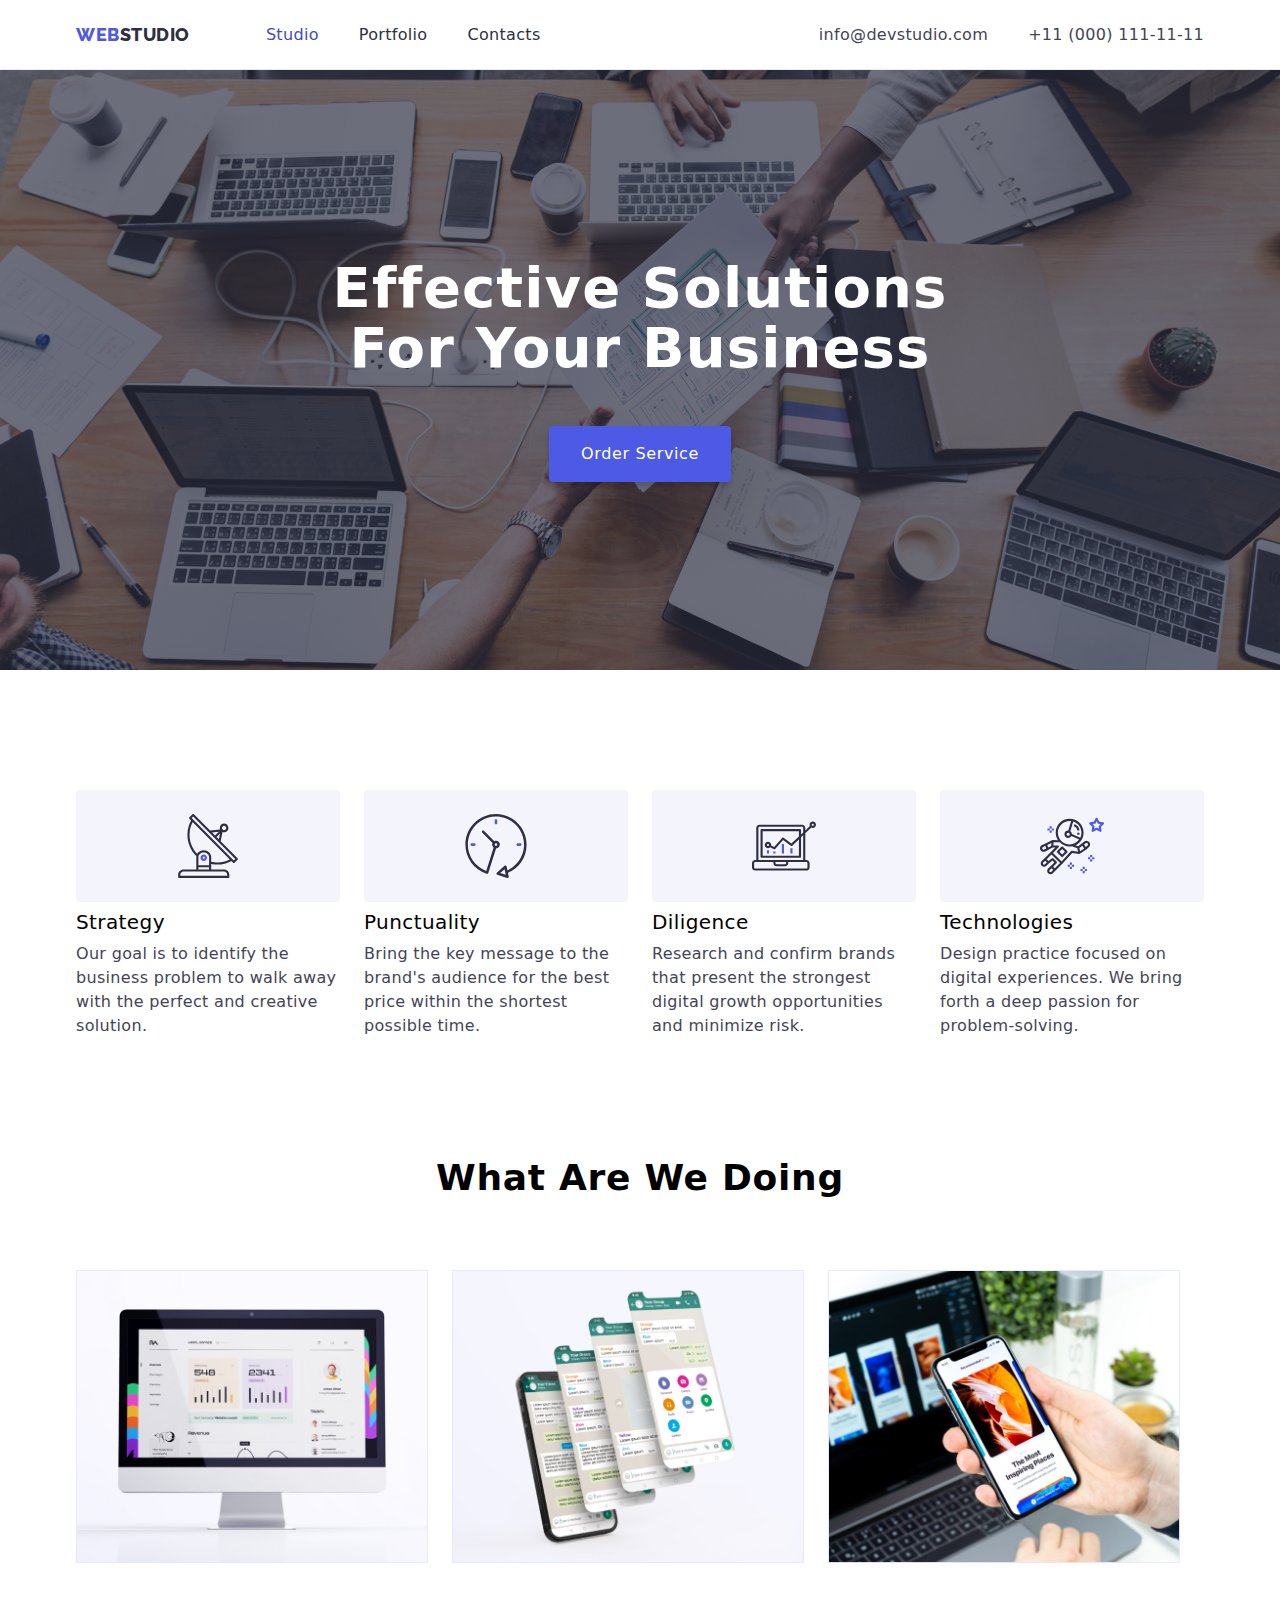
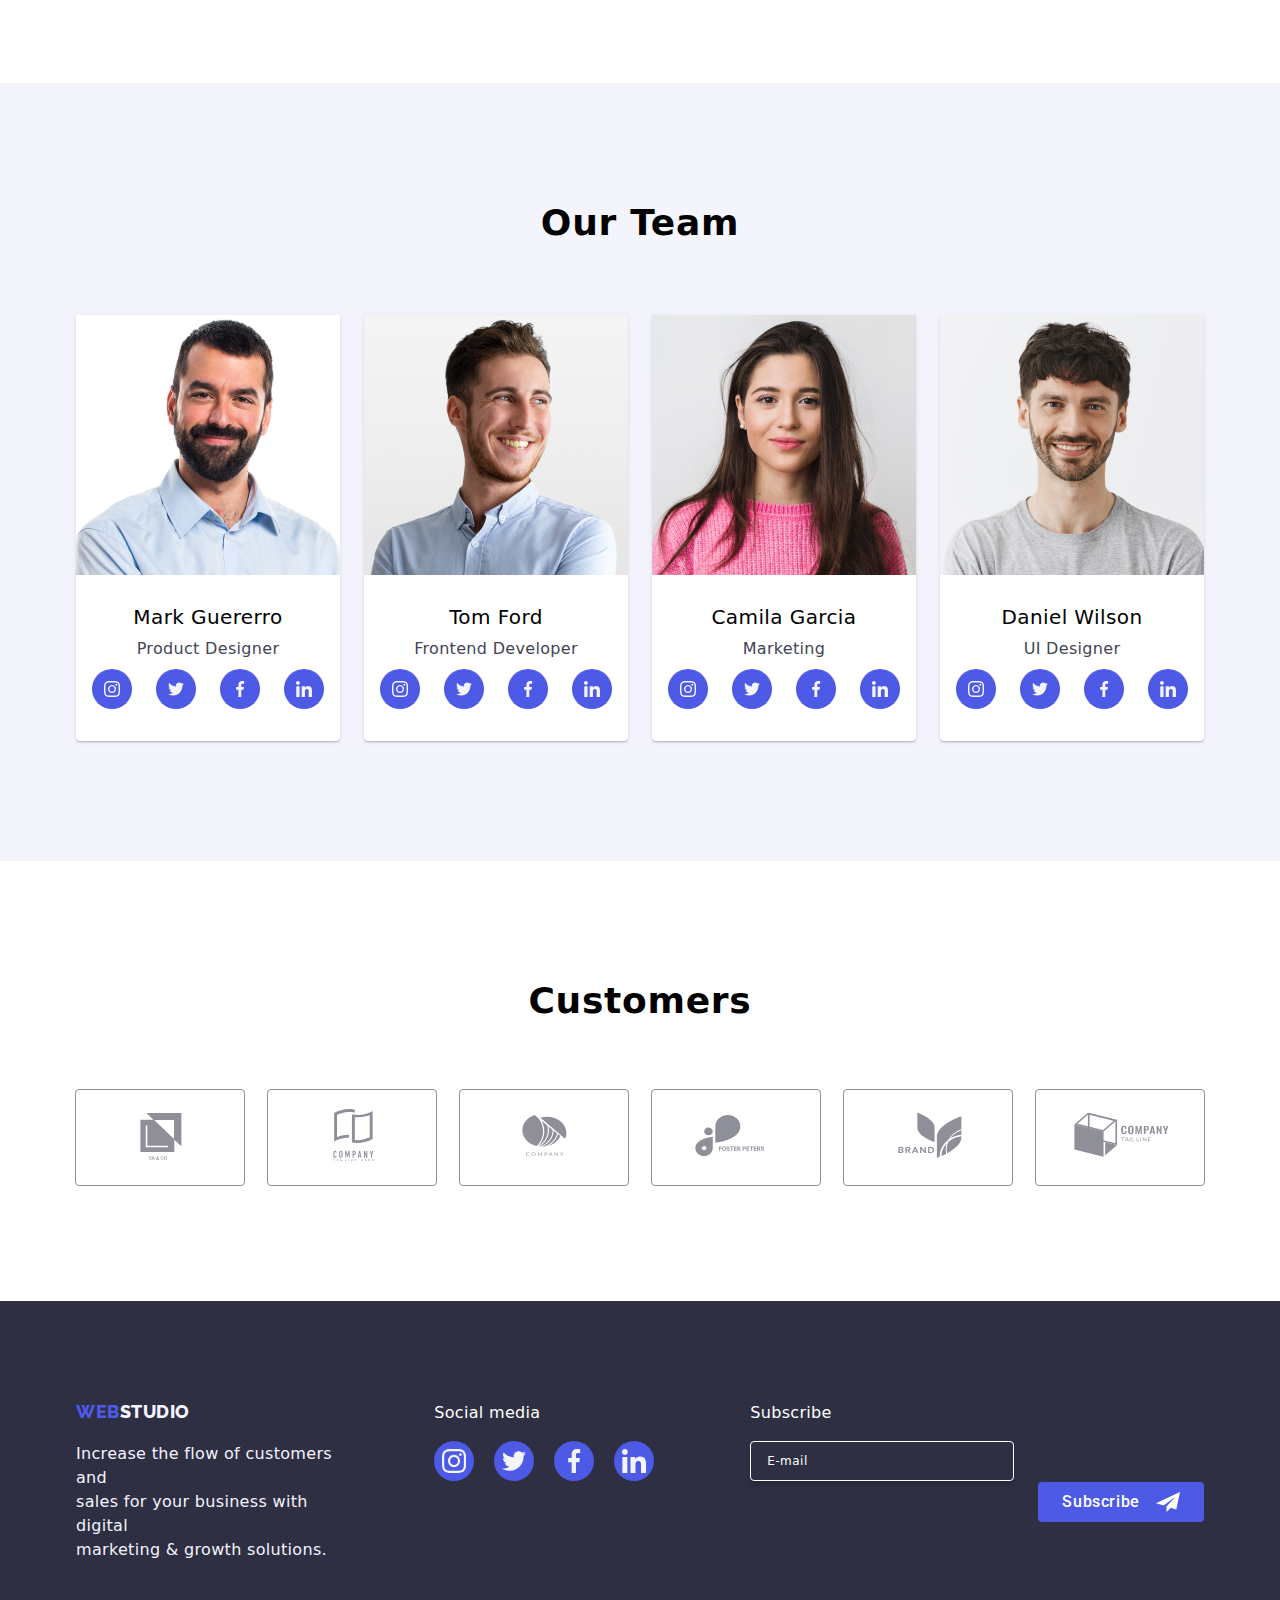
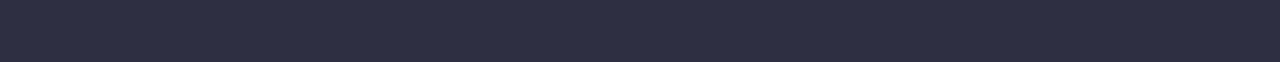
<file: index.html>
<!DOCTYPE html>
<html lang="en">

<head>
    <meta charset="UTF-8">
    <meta http-equiv="X-UA-Compatible" content="IE=edge" />
    <meta name="viewport" content="width=device-width, initial-scale=1.0">
    <meta name="description" content="Effective solutions for business, Digital Marketing" />
    <title>Studio</title>

    <!--CSS LINK-->
    <link rel="stylesheet" href="./css/styles.css" />

    <!--NORMALIZER LINK-->
    <link rel="stylesheet"
        href="https://cdnjs.cloudflare.com/ajax/libs/modern-normalize/2.0.0/modern-normalize.min.css" />

    <!--FONT LINKS-->
    <link rel="stylesheet"
        href="https://fonts.googleapis.com/css2?family=Raleway:wght@800&family=Roboto:wght@400;500;700;900&display=swap" />
    <link rel="preconnect" href="https://fonts.googleapis.com" />
    <link rel="preconnect" href="https://fonts.gstatic.com" crossorigin />
    <!---->
    <link rel="icon" href="./images/webstudio_logo.png" />
</head>

<body>
    <header class="header">
        <div class="container header-container">
            <nav class="header-navigation">
                <a href="./index.html" class="header-logo link"><span class="logo-blue">WEB</span>STUDIO</a>
                <ul class="header-menu-list list">
                    <li class="header-menu-item">
                        <a href="./index.html" class="header-menu-link link menu-active">Studio</a>
                    </li>
                    <li class="header-menu-item">
                        <a href="./portfolio.html" class="header-menu-link link">Portfolio</a>
                    </li>
                    <li class="header-menu-item">
                        <a href="#" class="header-menu-link link">Contacts</a>
                    </li>
                </ul>
            </nav>
            <address class="header-address">
                <ul class="header-address-list list">
                    <li class="header-address-item">
                        <a href="mailto:info@devstudio.com" class="header-address-link link" target="_blank"
                            rel="noopener noreferrer">info@devstudio.com</a>
                    </li>
                    <li class="header-address-item">
                        <a href="tel:+110001111111" class="header-address-link link" target="_blank"
                            rel="noopener noreferrer">+11 (000) 111-11-11</a>
                    </li>
                </ul>
            </address>
            <button class="menu-toggle js-open-menu" aria-expanded="false" aria-controls="mobile-menu">
                <svg class="menu-icon" width="32" height="32">
                    <use href="./images/icons.svg#hamburger-open"></use>
                </svg>
            </button>
            <div class="menu-container js-menu-container" id="mobile-menu">
                <button class="menu-toggle hamburger-close-button js-close-menu">
                    <svg class="menu-icon" width="32" height="32">
                        <use href="./images/icons.svg#hamburger-close"></use>
                    </svg>
                </button>
                <ul class="hamburger-menu-list list">
                    <li class="hamburger-menu-item">
                        <a href="./index.html" class="hamburger-menu-link link hamburger-menu-active">Studio</a>
                    </li>
                    <li class="hamburger-menu-item">
                        <a href="./portfolio.html" class="hamburger-menu-link link">Portfolio</a>
                    </li>
                    <li class="hamburger-menu-item">
                        <a href="#" class="hamburger-menu-link link">Contacts</a>
                    </li>
                </ul>
                <div class="hamburger-wrapper">
                    <address class="hamburger-address">
                        <ul class="hamburger-address-list list">
                            <li class="hamburger-address-item">
                                <a href="tel:+110001111111" class="hamburger-address-link highlight link"
                                    target="_blank" rel="noopener noreferrer">+11 (000) 111-11-11</a>
                            </li>
                            <li class="hamburger-address-item">
                                <a href="mailto:info@devstudio.com" class="hamburger-address-link link" target="_blank"
                                    rel="noopener noreferrer">info@devstudio.com</a>
                            </li>
                        </ul>
                    </address>

                    <ul class="hamburger-social-list list">
                        <li class="hamburger-social-item">
                            <a href="https://www.instagram.com/" target="_blank" rel="noopener noreferrer"
                                class="hamburger-social-link link"><svg class="hamburger-social-icon" width="16"
                                    height="16">
                                    <use href="./images/icons.svg#instagram"></use>
                                </svg></a>
                        </li>
                        <li class="hamburger-social-item">
                            <a href="https://www.twitter.com/" target="_blank" rel="noopener noreferrer"
                                class="hamburger-social-link link"><svg class="hamburger-social-icon" width="16"
                                    height="16">
                                    <use href="./images/icons.svg#twitter"></use>
                                </svg></a>
                        </li>
                        <li class="hamburger-social-item">
                            <a href="https://www.facebook.com/" target="_blank" rel="noopener noreferrer"
                                class="hamburger-social-link link"><svg class="hamburger-social-icon" width="16"
                                    height="16">
                                    <use href="./images/icons.svg#facebook"></use>
                                </svg></a>
                        </li>
                        <li class="hamburger-social-item">
                            <a href="https://www.linkedin.com/" target="_blank" rel="noopener noreferrer"
                                class="hamburger-social-link link"><svg class="hamburger-social-icon" width="16"
                                    height="16">
                                    <use href="./images/icons.svg#linkedin"></use>
                                </svg>
                            </a>
                        </li>
                    </ul>
                </div>
            </div>
        </div>
    </header>

    <main>

        <!-- Hero Section -->
        <section class="hero">
            <div class="container hero-container">
                <h1 class="hero-title">
                    Effective Solutions
                    <br />
                    For Your Business
                </h1>
                <button type="button" class="hero-button" data-modal-open>
                    Order Service
                </button>
                <div class="backdrop is-hidden" data-modal>
                    <div class="modal">
                        <button type="button" class="modal-close" data-modal-close>
                            &times;
                        </button>

                        <p class="form-header">Leave your contacts and we will call you back</p>

                        <form name="signup_form" autocomplete="on" class="form-container list" method="">

                            <label class="form-label">

                                <span class="form-label-text">Name </span>
                                <input type="text" class="form-input" name="full_name" required />
                                <!-- <span class="form-input-iconbox"> -->
                                <svg class="form-input-icon">
                                    <use href="./images/icons.svg#person"></use>
                                </svg>
                                <!-- </span> -->
                            </label>

                            <label class="form-label">
                                <span class="form-label-text">Phone</span>
                                <input type="tel" class="form-input" name="phone_number" required />
                                <svg class="form-input-icon">
                                    <use href="./images/icons.svg#phone"></use>
                                </svg>
                            </label>

                            <label class="form-label">
                                <span class="form-label-text">Email</span>
                                <input type="email" class="form-input" name="email_add" required />
                                <svg class="form-input-icon">
                                    <use href="./images/icons.svg#mail"></use>
                                </svg>
                            </label>

                            <label class="form-label-textarea">
                                <span class="form-label-text">Comment</span>
                                <textarea name="comment" class="form-textarea" placeholder="Text input"
                                    required></textarea>
                            </label>

                            <label class="form-agree-box">
                                <input type="checkbox" value="agree" name="agreement" class="checkbox" required />
                                <span class="checkbox-icon">
                                    <svg class="check-mark">
                                        <use href="./images/icons.svg#checkbox"></use>
                                    </svg>
                                </span>

                                <span class="form-agree-box_text">
                                    I accept the terms and conditions of the &nbsp;<a href="#"
                                        class="form-agree-box_link">Privacy
                                        Policy</a>
                                </span>
                            </label>

                            <div class="form-button_container">
                                <button type="submit" class="form-button">Send</button>
                            </div>
                    </div>
                </div>
            </div>
        </section>

        <!-- Section 2  features and about -->
        <section class="section">
            <div class="container">
                <ul class="feature-list list">
                    <li class="feature-item">
                        <div class="feature-icon-container">
                            <svg class="feature-icon" width="64" height="64">
                                <use href="./images/icons.svg#antenna"></use>
                            </svg>
                        </div>
                        <h3 class="feature-title">Strategy</h3>
                        <p class="feature-description">
                            Our goal is to identify the business problem to walk away with
                            the perfect and creative solution.
                        </p>
                    </li>
                    <li class="feature-item">
                        <div class="feature-icon-container">
                            <svg class="feature-icon" width="64" height="64">
                                <use href="./images/icons.svg#clock"></use>
                            </svg>
                        </div>
                        <h3 class="feature-title">Punctuality</h3>
                        <p class="feature-description">
                            Bring the key message to the brand's audience for the best price
                            within the shortest possible time.
                        </p>
                    </li>
                    <li class="feature-item">
                        <div class="feature-icon-container">
                            <svg class="feature-icon" width="64" height="64">
                                <use href="./images/icons.svg#diagram"></use>
                            </svg>
                        </div>
                        <h3 class="feature-title">Diligence</h3>
                        <p class="feature-description">
                            Research and confirm brands that present the strongest digital
                            growth opportunities and minimize risk.
                        </p>
                    </li>
                    <li class="feature-item">
                        <div class="feature-icon-container">
                            <svg class="feature-icon" width="64" height="64">
                                <use href="./images/icons.svg#astronaut"></use>
                            </svg>
                        </div>
                        <h3 class="feature-title">Technologies</h3>
                        <p class="feature-description">
                            Design practice focused on digital experiences. We bring forth a
                            deep passion for problem-solving.
                        </p>
                    </li>
                </ul>
            </div>

        </section>

        <!-- Section 3 what we are doing -->
        <section class="section section-no-top-padding">
            <div class="container">
                <h2 class="section-title">What Are We Doing</h2>
                <ul class="image-list list">
                    <li class="image-item">
                        <img src="./images/computer.jpg" alt="computer" width="360" height="300" />
                    </li>
                    <li class="image-item">
                        <img src="./images/mobile.jpg" alt="mobile" width="360" height="300" />
                    </li>
                    <li class="image-item">
                        <img src="./images/gadgets.jpg" alt="laptop and mobile" width="360" height="300" />
                    </li>
                </ul>
            </div>
        </section>

        <!--Section 4 the team-->
        <section class="section section-team">
            <div class="container">
                <h2 class="section-title">Our Team</h2>
                <ul class="team-members list">
                    <li class="team-card">
                        <img class="team-card-image" src="./images/product-designer.jpg" alt="Team Product Designer"
                            width="264">
                        <div class="team-card-text">
                            <h4 class="team-name">Mark Guererro</h4>
                            <p class="team-position">Product Designer</p>
                            <ul class="team-social-list list">
                                <li class="team-social-item">
                                    <a href="#" class="team-social-link link">
                                        <svg class="team-social-icon" width="16" height="16">
                                            <use href="./images/icons.svg#instagram"></use>
                                        </svg>
                                    </a>
                                </li>
                                <li class="team-social-item">
                                    <a href="#" class="team-social-link link">
                                        <svg class="team-social-icon" width="16" height="16">
                                            <use href="./images/icons.svg#twitter"></use>
                                        </svg>
                                    </a>
                                </li>
                                <li class="team-social-item">
                                    <a href="#" class="team-social-link link">
                                        <svg class="team-social-icon" width="16" height="16">
                                            <use href="./images/icons.svg#facebook"></use>
                                        </svg>
                                    </a>
                                </li>
                                <li class="team-social-item">
                                    <a href="#" class="team-social-link link">
                                        <svg class="team-social-icon" width="16" height="16">
                                            <use href="./images/icons.svg#linkedin"></use>
                                        </svg>
                                    </a>
                                </li>
                            </ul>
                        </div>
                    </li>
                    <li class="team-card">
                        <img class="team-card-image" src="./images/frontend-developer.jpg" alt="Team Product Designer"
                            width="264">
                        <div class="team-card-text">
                            <h4 class="team-name">Tom Ford</h4>
                            <p class="team-position">Frontend Developer</p>
                            <ul class="team-social-list list">
                                <li class="team-social-item">
                                    <a href="#" class="team-social-link link">
                                        <svg class="team-social-icon" width="16" height="16">
                                            <use href="./images/icons.svg#instagram"></use>
                                        </svg>
                                    </a>
                                </li>
                                <li class="team-social-item">
                                    <a href="#" class="team-social-link link">
                                        <svg class="team-social-icon" width="16" height="16">
                                            <use href="./images/icons.svg#twitter"></use>
                                        </svg>
                                    </a>
                                </li>
                                <li class="team-social-item">
                                    <a href="#" class="team-social-link link">
                                        <svg class="team-social-icon" width="16" height="16">
                                            <use href="./images/icons.svg#facebook"></use>
                                        </svg>
                                    </a>
                                </li>
                                <li class="team-social-item">
                                    <a href="#" class="team-social-link link">
                                        <svg class="team-social-icon" width="16" height="16">
                                            <use href="./images/icons.svg#linkedin"></use>
                                        </svg>
                                    </a>
                                </li>
                            </ul>
                        </div>
                    </li>
                    <li class="team-card">
                        <img class="team-card-image" src="./images/marketing.jpg" alt="Team Product Designer"
                            width="264">
                        <div class="team-card-text">
                            <h4 class="team-name">Camila Garcia</h4>
                            <p class="team-position">Marketing</p>
                            <ul class="team-social-list list">
                                <li class="team-social-item">
                                    <a href="#" class="team-social-link link">
                                        <svg class="team-social-icon" width="16" height="16">
                                            <use href="./images/icons.svg#instagram"></use>
                                        </svg>
                                    </a>
                                </li>
                                <li class="team-social-item">
                                    <a href="#" class="team-social-link link">
                                        <svg class="team-social-icon" width="16" height="16">
                                            <use href="./images/icons.svg#twitter"></use>
                                        </svg>
                                    </a>
                                </li>
                                <li class="team-social-item">
                                    <a href="#" class="team-social-link link">
                                        <svg class="team-social-icon" width="16" height="16">
                                            <use href="./images/icons.svg#facebook"></use>
                                        </svg>
                                    </a>
                                </li>
                                <li class="team-social-item">
                                    <a href="#" class="team-social-link link">
                                        <svg class="team-social-icon" width="16" height="16">
                                            <use href="./images/icons.svg#linkedin"></use>
                                        </svg>
                                    </a>
                                </li>
                            </ul>
                        </div>
                    </li>
                    <li class="team-card">
                        <img class="team-card-image" src="./images/ui-designer.jpg" alt="Team Product Designer"
                            width="264">
                        <div class="team-card-text">
                            <h4 class="team-name">Daniel Wilson</h4>
                            <p class="team-position">UI Designer</p>
                            <ul class="team-social-list list">
                                <li class="team-social-item">
                                    <a href="#" class="team-social-link link">
                                        <svg class="team-social-icon" width="16" height="16">
                                            <use href="./images/icons.svg#instagram"></use>
                                        </svg>
                                    </a>
                                </li>
                                <li class="team-social-item">
                                    <a href="#" class="team-social-link link">
                                        <svg class="team-social-icon" width="16" height="16">
                                            <use href="./images/icons.svg#twitter"></use>
                                        </svg>
                                    </a>
                                </li>
                                <li class="team-social-item">
                                    <a href="#" class="team-social-link link">
                                        <svg class="team-social-icon" width="16" height="16">
                                            <use href="./images/icons.svg#facebook"></use>
                                        </svg>
                                    </a>
                                </li>
                                <li class="team-social-item">
                                    <a href="#" class="team-social-link link">
                                        <svg class="team-social-icon" width="16" height="16">
                                            <use href="./images/icons.svg#linkedin"></use>
                                        </svg>
                                    </a>
                                </li>
                            </ul>
                        </div>
                    </li>
                </ul>
            </div>
        </section>

        <!-- Customers section-->
        <section class="section">
            <div class="container">
                <h2 class="section-title">Customers</h2>
                <ul class="clients-list list">
                    <li class="clients-item">
                        <a href="#" class="clients-link link">
                            <svg class="clients-icon" width="104" height="56">
                                <use href="./images/icons.svg#client-1"></use>
                            </svg>
                        </a>
                    </li>
                    <li class="clients-item">
                        <a href="#" class="clients-link link">
                            <svg class="clients-icon" width="104" height="56">
                                <use href="./images/icons.svg#client-2"></use>
                            </svg>
                        </a>
                    </li>
                    <li class="clients-item">
                        <a href="#" class="clients-link link">
                            <svg class="clients-icon" width="104" height="56">
                                <use href="./images/icons.svg#client-3"></use>
                            </svg>
                        </a>
                    </li>
                    <li class="clients-item">
                        <a href="#" class="clients-link link">
                            <svg class="clients-icon" width="104" height="56">
                                <use href="./images/icons.svg#client-4"></use>
                            </svg>
                        </a>
                    </li>
                    <li class="clients-item">
                        <a href="#" class="clients-link link">
                            <svg class="clients-icon" width="104" height="56">
                                <use href="./images/icons.svg#client-5"></use>
                            </svg>
                        </a>
                    </li>
                    <li class="clients-item">
                        <a href="#" class="clients-link link">
                            <svg class="clients-icon" width="104" height="56">
                                <use href="./images/icons.svg#client-6"></use>
                            </svg>
                        </a>
                    </li>
                </ul>
            </div>
        </section>
    </main>

    <footer class="footer">
        <div class="footer-container container">
            <div class="footer-text-container">
                <a href="./index.html" class="footer-logo link"><span class="logo-blue">WEB</span>STUDIO</a>
                <p class="footer-text">
                    Increase the flow of customers and
                    <br />
                    sales for your business with digital
                    <br />
                    marketing & growth solutions.
                </p>
            </div>
            <div class="footer-social-container">
                <p class="footer-social-text">Social media</p>
                <ul class="footer-social-list list">
                    <li class="footer-social-item">
                        <a href="#" class="footer-social-link link"><svg class="footer-social-icon" width="24"
                                height="24">
                                <use href="./images/icons.svg#instagram"></use>
                            </svg></a>
                    </li>
                    <li class="footer-social-item">
                        <a href="#" class="footer-social-link link"><svg class="footer-social-icon" width="24"
                                height="24">
                                <use href="./images/icons.svg#twitter"></use>
                            </svg></a>
                    </li>
                    <li class="footer-social-item">
                        <a href="#" class="footer-social-link link"><svg class="footer-social-icon" width="24"
                                height="24">
                                <use href="./images/icons.svg#facebook"></use>
                            </svg></a>
                    </li>
                    <li class="footer-social-item">
                        <a href="https://www.linkedin.com/" target="_blank" rel="noopener noreferrer"
                            class="footer-social-link link"><svg class="footer-social-icon" width="24" height="24">
                                <use href="./images/icons.svg#linkedin"></use>
                            </svg></a>
                    </li>
                </ul>
            </div>
            <div class="footer-form-container">
                <form class="footer-subscription-form" name="subscribe-form" autocomplete="on">
                    <label class="footer-subscription-label">
                        <span class="footer-subscription-text">Subscribe</span>
                        <input class="footer-subscription-input" type="email" name="subscription-email"
                            placeholder="E-mail" />
                    </label>
                    <button class="footer-subscription-button" type="submit">
                        Subscribe
                        <svg class="footer-subscription-icon" width="24" height="24">
                            <use href="./images/icons.svg#subscription"></use>
                        </svg>
                    </button>
                </form>
            </div>
        </div>
    </footer>


    <script src="./js/modal.js"></script>
    <script src="./js/mobile-menu.js"></script>
</body>

</html>
</file>
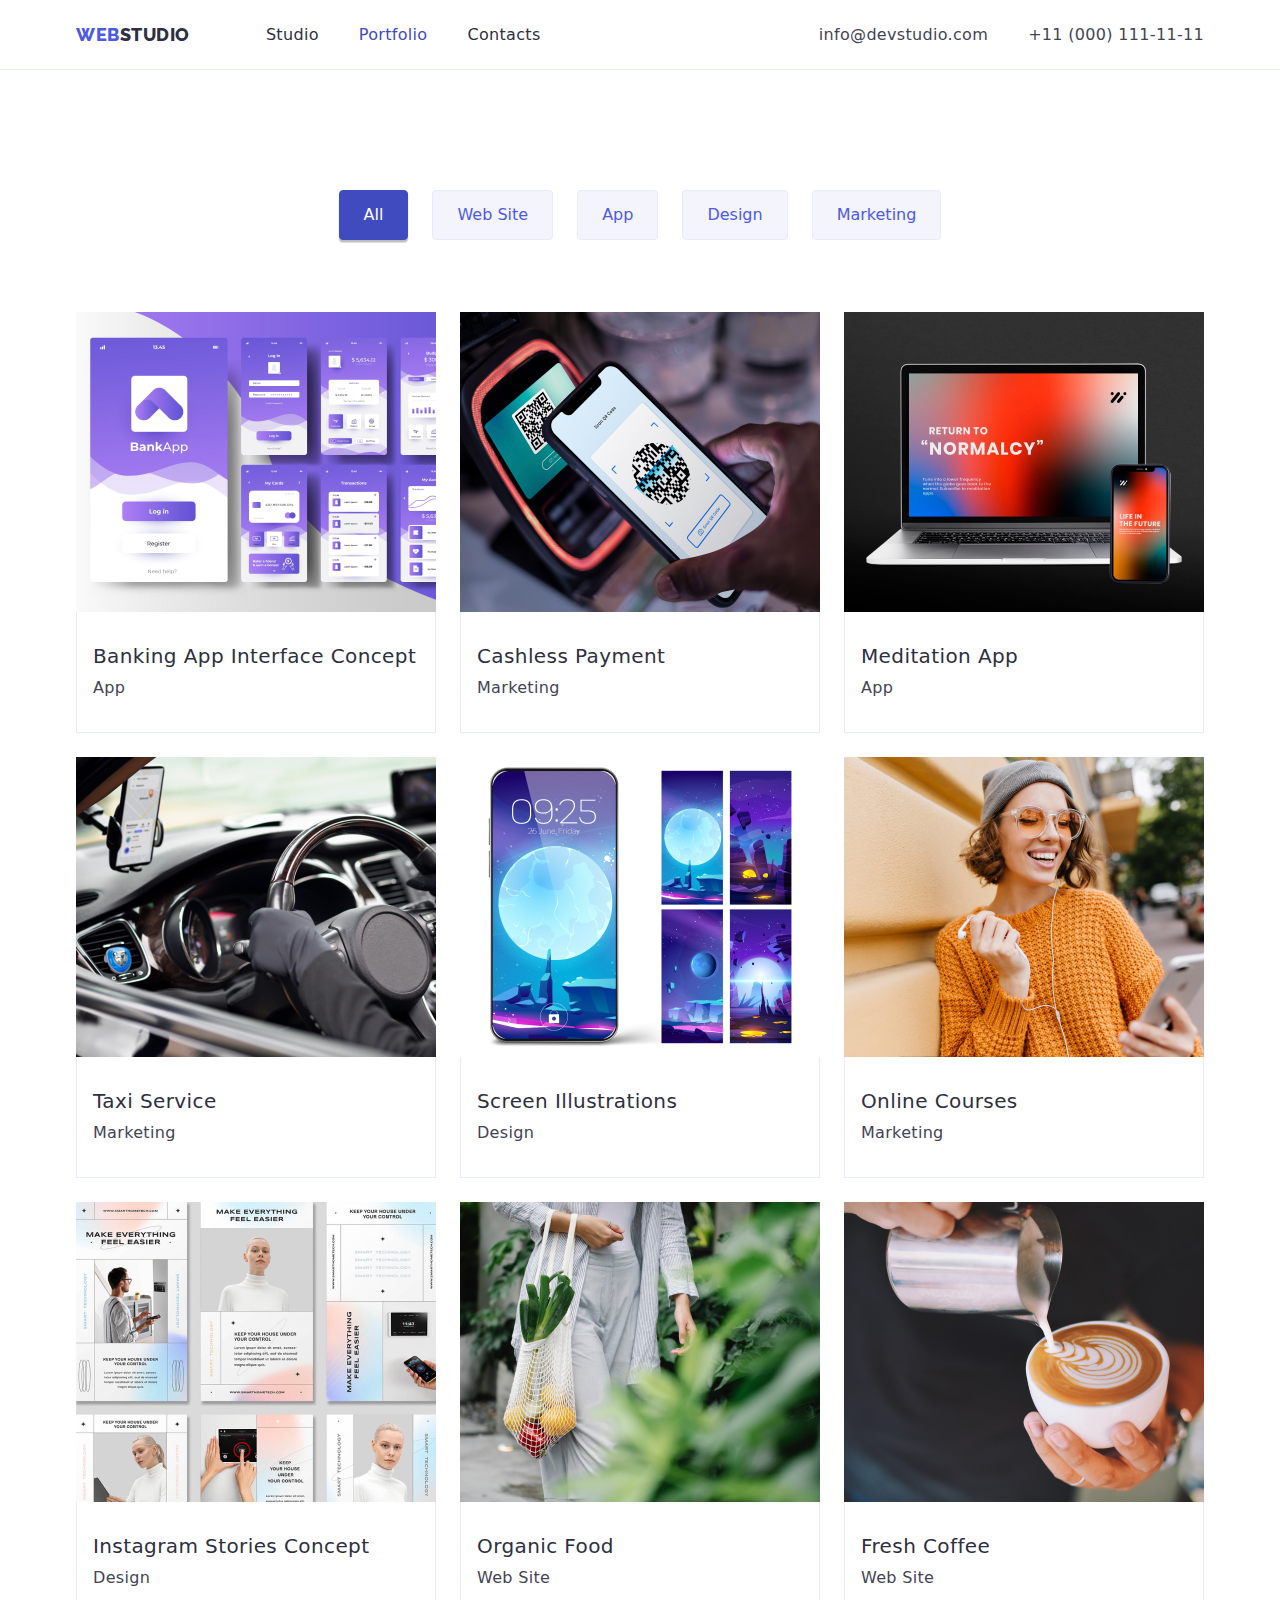
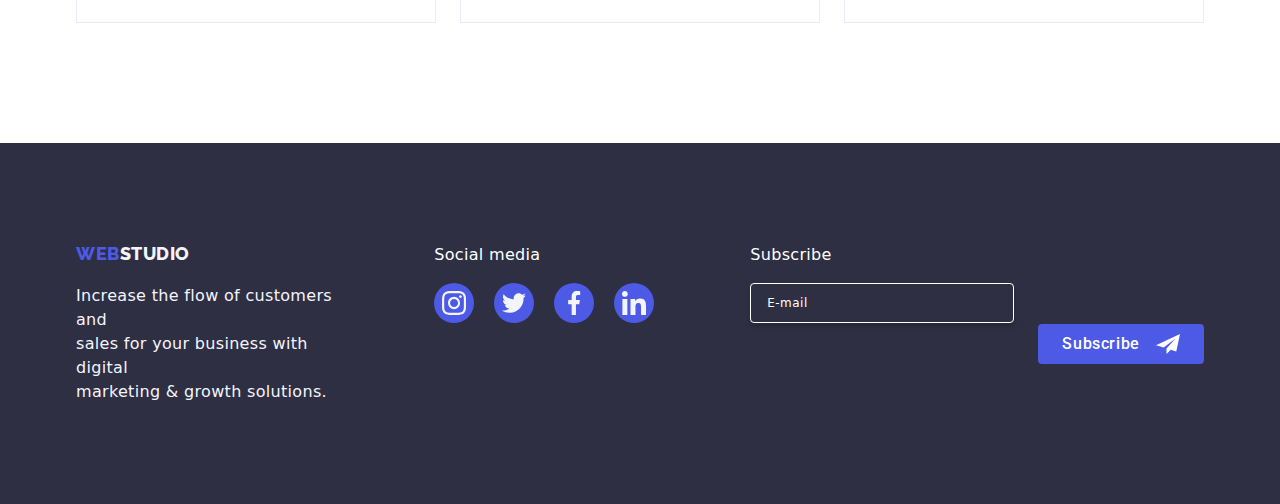
<file: portfolio.html>
<!DOCTYPE html>
<html lang="en">

<head>
    <meta charset="UTF-8">
    <meta http-equiv="X-UA-Compatible" content="IE=edge" />
    <meta name="viewport" content="width=device-width, initial-scale=1.0">
    <meta name="description" content="Effective solutions for business, Digital Marketing" />
    <title>Portfolio</title>

    <!--CSS LINK-->
    <link rel="stylesheet" href="./css/styles.css" />

    <!--NORMALIZER LINK-->
    <link rel="stylesheet"
        href="https://cdnjs.cloudflare.com/ajax/libs/modern-normalize/2.0.0/modern-normalize.min.css" />

    <!--FONT LINKS-->
    <link rel="stylesheet"
        href="https://fonts.googleapis.com/css2?family=Raleway:wght@800&family=Roboto:wght@400;500;700;900&display=swap" />
    <link rel="preconnect" href="https://fonts.googleapis.com" />
    <link rel="preconnect" href="https://fonts.gstatic.com" crossorigin />
    <!---->
    <link rel="icon" href="./images/webstudio_logo.png" />
</head>

<body>
    <header class="header">
        <div class="container header-container">
            <nav class="header-navigation">
                <a href="./index.html" class="header-logo link"><span class="logo-blue">WEB</span>STUDIO</a>
                <ul class="header-menu-list list">
                    <li class="header-menu-item">
                        <a href="./index.html" class="header-menu-link link">Studio</a>
                    </li>
                    <li class="header-menu-item">
                        <a href="./portfolio.html" class="header-menu-link link menu-active">Portfolio</a>
                    </li>
                    <li class="header-menu-item">
                        <a href="#" class="header-menu-link link">Contacts</a>
                    </li>
                </ul>
            </nav>
            <address class="header-address">
                <ul class="header-address-list list">
                    <li class="header-address-item">
                        <a href="mailto:info@devstudio.com" class="header-address-link link" target="_blank"
                            rel="noopener noreferrer">info@devstudio.com</a>
                    </li>
                    <li class="header-address-item">
                        <a href="tel:+110001111111" class="header-address-link link" target="_blank"
                            rel="noopener noreferrer">+11 (000) 111-11-11</a>
                    </li>
                </ul>
            </address>
            <button class="menu-toggle js-open-menu" aria-expanded="false" aria-controls="mobile-menu">
                <svg class="menu-icon" width="32" height="32">
                    <use href="./images/icons.svg#hamburger-open"></use>
                </svg>
            </button>
            <div class="menu-container js-menu-container" id="mobile-menu">
                <button class="menu-toggle hamburger-close-button js-close-menu">
                    <svg class="menu-icon" width="32" height="32">
                        <use href="./images/icons.svg#hamburger-close"></use>
                    </svg>
                </button>
                <ul class="hamburger-menu-list list">
                    <li class="hamburger-menu-item">
                        <a href="./index.html" class="hamburger-menu-link link ">Studio</a>
                    </li>
                    <li class="hamburger-menu-item">
                        <a href="./portfolio.html" class="hamburger-menu-link link hamburger-menu-active">Portfolio</a>
                    </li>
                    <li class="hamburger-menu-item">
                        <a href="#" class="hamburger-menu-link link">Contacts</a>
                    </li>
                </ul>
                <div class="hamburger-wrapper">
                    <address class="hamburger-address">
                        <ul class="hamburger-address-list list">
                            <li class="hamburger-address-item">
                                <a href="tel:+110001111111" class="hamburger-address-link highlight link"
                                    target="_blank" rel="noopener noreferrer">+11 (000) 111-11-11</a>
                            </li>
                            <li class="hamburger-address-item">
                                <a href="mailto:info@devstudio.com" class="hamburger-address-link link" target="_blank"
                                    rel="noopener noreferrer">info@devstudio.com</a>
                            </li>
                        </ul>
                    </address>

                    <ul class="hamburger-social-list list">
                        <li class="hamburger-social-item">
                            <a href="https://www.instagram.com/" target="_blank" rel="noopener noreferrer"
                                class="hamburger-social-link link"><svg class="hamburger-social-icon" width="16"
                                    height="16">
                                    <use href="./images/icons.svg#instagram"></use>
                                </svg></a>
                        </li>
                        <li class="hamburger-social-item">
                            <a href="https://www.twitter.com/" target="_blank" rel="noopener noreferrer"
                                class="hamburger-social-link link"><svg class="hamburger-social-icon" width="16"
                                    height="16">
                                    <use href="./images/icons.svg#twitter"></use>
                                </svg></a>
                        </li>
                        <li class="hamburger-social-item">
                            <a href="https://www.facebook.com/" target="_blank" rel="noopener noreferrer"
                                class="hamburger-social-link link"><svg class="hamburger-social-icon" width="16"
                                    height="16">
                                    <use href="./images/icons.svg#facebook"></use>
                                </svg></a>
                        </li>
                        <li class="hamburger-social-item">
                            <a href="https://www.linkedin.com/" target="_blank" rel="noopener noreferrer"
                                class="hamburger-social-link link"><svg class="hamburger-social-icon" width="16"
                                    height="16">
                                    <use href="./images/icons.svg#linkedin"></use>
                                </svg>
                            </a>
                        </li>
                    </ul>
                </div>
            </div>
        </div>
    </header>


    <main>
        <section class="section">
            <div class="container projects-container">
                <ul class="portfolio-filters list">
                    <li>
                        <button type="button" class="filter-button filter-active">
                            All
                        </button>
                    </li>
                    <li>
                        <button type="button" class="filter-button">Web Site</button>
                    </li>
                    <li>
                        <button type="button" class="filter-button">App</button>
                    </li>
                    <li>
                        <button type="button" class="filter-button">Design</button>
                    </li>
                    <li>
                        <button type="button" class="filter-button">Marketing</button>
                    </li>
                </ul>

                <ul class="projects list">
                    <li class="project-card">
                        <a href="#" class="project-link link">
                            <div class="project-cover-wrap">
                                <img class="project-card-image" srcset="
                      ./images/banking-app-interface.jpg    1x,
                      ./images/banking-app-interface@2x.jpg 2x
                    " src="./images/banking-app-interface.jpg" alt="Banking application interface" width="360"
                                    height="300" />
                                <p class="project-cover-text">
                                    14 Stylish and User-Friendly App Design Concepts · Task
                                    Manager App · Calorie Tracker App · Exotic Fruit Ecommerce
                                    App · Cloud Storage App
                                </p>
                            </div>
                            <div class="project-card-text">
                                <h4 class="project-title">Banking App Interface Concept</h4>
                                <p class="project-description">App</p>
                            </div>
                        </a>
                    </li>
                    <li class="project-card">
                        <a href="#" class="project-link link">
                            <div class="project-cover-wrap">
                                <img class="project-card-image" srcset="
                      ./images/cashless-payment.jpg    1x,
                      ./images/cashless-payment@2x.jpg 2x
                    " src="./images/cashless-payment.jpg" alt="Phone scanning QR code" width="360" height="300" />
                                <p class="project-cover-text">
                                    14 Stylish and User-Friendly App Design Concepts · Task
                                    Manager App · Calorie Tracker App · Exotic Fruit Ecommerce
                                    App · Cloud Storage App
                                </p>
                            </div>
                            <div class="project-card-text">
                                <h4 class="project-title">Cashless Payment</h4>
                                <p class="project-description">Marketing</p>
                            </div>
                        </a>
                    </li>
                    <li class="project-card">
                        <a href="#" class="project-link link">
                            <div class="project-cover-wrap">
                                <img class="project-card-image" srcset="
                      ./images/meditation-app.jpg    1x,
                      ./images/meditation-app@2x.jpg 2x
                    " src="./images/meditation-app.jpg" alt="Phone and laptop" width="360" height="300" />
                                <p class="project-cover-text">
                                    14 Stylish and User-Friendly App Design Concepts · Task
                                    Manager App · Calorie Tracker App · Exotic Fruit Ecommerce
                                    App · Cloud Storage App
                                </p>
                            </div>
                            <div class="project-card-text">
                                <h4 class="project-title">Meditation App</h4>
                                <p class="project-description">App</p>
                            </div>
                        </a>
                    </li>
                    <li class="project-card">
                        <a href="#" class="project-link link">
                            <div class="project-cover-wrap">
                                <img class="project-card-image" srcset="
                      ./images/taxi-service.jpg    1x,
                      ./images/taxi-service@2x.jpg 2x
                    " src="./images/taxi-service.jpg" alt="steering wheel and a phone" width="360" height="300" />
                                <p class="project-cover-text">
                                    14 Stylish and User-Friendly App Design Concepts · Task
                                    Manager App · Calorie Tracker App · Exotic Fruit Ecommerce
                                    App · Cloud Storage App
                                </p>
                            </div>
                            <div class="project-card-text">
                                <h4 class="project-title">Taxi Service</h4>
                                <p class="project-description">Marketing</p>
                            </div>
                        </a>
                    </li>
                    <li class="project-card">
                        <a href="#" class="project-link link">
                            <div class="project-cover-wrap">
                                <img class="project-card-image" srcset="
                      ./images/screen-illustrations.jpg    1x,
                      ./images/screen-illustrations@2x.jpg 2x
                    " src="./images/screen-illustrations.jpg" alt="Phone and wallpapers" width="360" height="300" />
                                <p class="project-cover-text">
                                    14 Stylish and User-Friendly App Design Concepts · Task
                                    Manager App · Calorie Tracker App · Exotic Fruit Ecommerce
                                    App · Cloud Storage App
                                </p>
                            </div>
                            <div class="project-card-text">
                                <h4 class="project-title">Screen Illustrations</h4>
                                <p class="project-description">Design</p>
                            </div>
                        </a>
                    </li>
                    <li class="project-card">
                        <a href="#" class="project-link link">
                            <div class="project-cover-wrap">
                                <img class="project-card-image" srcset="
                      ./images/online-courses.jpg    1x,
                      ./images/online-courses@2x.jpg 2x
                    " src="./images/online-courses.jpg" alt="Girl holding a phone" width="360" height="300" />
                                <p class="project-cover-text">
                                    14 Stylish and User-Friendly App Design Concepts · Task
                                    Manager App · Calorie Tracker App · Exotic Fruit Ecommerce
                                    App · Cloud Storage App
                                </p>
                            </div>
                            <div class="project-card-text">
                                <h4 class="project-title">Online Courses</h4>
                                <p class="project-description">Marketing</p>
                            </div>
                        </a>
                    </li>
                    <li class="project-card">
                        <a href="#" class="project-link link">
                            <div class="project-cover-wrap">
                                <img class="project-card-image" srcset="
                      ./images/instagram-stories.jpg    1x,
                      ./images/instagram-stories@2x.jpg 2x
                    " src="./images/instagram-stories.jpg" alt="Instagram stories concept" width="360" height="300" />
                                <p class="project-cover-text">
                                    14 Stylish and User-Friendly App Design Concepts · Task
                                    Manager App · Calorie Tracker App · Exotic Fruit Ecommerce
                                    App · Cloud Storage App
                                </p>
                            </div>
                            <div class="project-card-text">
                                <h4 class="project-title">Instagram Stories Concept</h4>
                                <p class="project-description">Design</p>
                            </div>
                        </a>
                    </li>
                    <li class="project-card">
                        <a href="#" class="project-link link">
                            <div class="project-cover-wrap">
                                <img class="project-card-image" srcset="
                      ./images/organic-food.jpg    1x,
                      ./images/organic-food@2x.jpg 2x
                    " src="./images/organic-food.jpg" alt="Girl carrying fruits and vegetables" width="360"
                                    height="300" />
                                <p class="project-cover-text">
                                    14 Stylish and User-Friendly App Design Concepts · Task
                                    Manager App · Calorie Tracker App · Exotic Fruit Ecommerce
                                    App · Cloud Storage App
                                </p>
                            </div>
                            <div class="project-card-text">
                                <h4 class="project-title">Organic Food</h4>
                                <p class="project-description">Web Site</p>
                            </div>
                        </a>
                    </li>
                    <li class="project-card">
                        <a href="#" class="project-link link">
                            <div class="project-cover-wrap">
                                <img class="project-card-image" srcset="
                      ./images/fresh-coffee.jpg    1x,
                      ./images/fresh-coffee@2x.jpg 2x
                    " src="./images/fresh-coffee.jpg" alt="Fresh Coffee" width="360" height="300" />
                                <p class="project-cover-text">
                                    14 Stylish and User-Friendly App Design Concepts · Task
                                    Manager App · Calorie Tracker App · Exotic Fruit Ecommerce
                                    App · Cloud Storage App
                                </p>
                            </div>
                            <div class="project-card-text">
                                <h4 class="project-title">Fresh Coffee</h4>
                                <p class="project-description">Web Site</p>
                            </div>
                        </a>
                    </li>
                </ul>
            </div>
        </section>
    </main>

    <footer class="footer">
        <div class="footer-container container">
            <div class="footer-text-container">
                <a href="./index.html" class="footer-logo link"><span class="logo-blue">WEB</span>STUDIO</a>
                <p class="footer-text">
                    Increase the flow of customers and
                    <br />
                    sales for your business with digital
                    <br />
                    marketing & growth solutions.
                </p>
            </div>
            <div class="footer-social-container">
                <p class="footer-social-text">Social media</p>
                <ul class="footer-social-list list">
                    <li class="footer-social-item">
                        <a href="#" class="footer-social-link link"><svg class="footer-social-icon" width="24"
                                height="24">
                                <use href="./images/icons.svg#instagram"></use>
                            </svg></a>
                    </li>
                    <li class="footer-social-item">
                        <a href="#" class="footer-social-link link"><svg class="footer-social-icon" width="24"
                                height="24">
                                <use href="./images/icons.svg#twitter"></use>
                            </svg></a>
                    </li>
                    <li class="footer-social-item">
                        <a href="#" class="footer-social-link link"><svg class="footer-social-icon" width="24"
                                height="24">
                                <use href="./images/icons.svg#facebook"></use>
                            </svg></a>
                    </li>
                    <li class="footer-social-item">
                        <a href="https://www.linkedin.com/" target="_blank" rel="noopener noreferrer"
                            class="footer-social-link link"><svg class="footer-social-icon" width="24" height="24">
                                <use href="./images/icons.svg#linkedin"></use>
                            </svg></a>
                    </li>
                </ul>
            </div>
            <div class="footer-form-container">
                <form class="footer-subscription-form" name="subscribe-form" autocomplete="on">
                    <label class="footer-subscription-label">
                        <span class="footer-subscription-text">Subscribe</span>
                        <input class="footer-subscription-input" type="email" name="subscription-email"
                            placeholder="E-mail" />
                    </label>
                    <button class="footer-subscription-button" type="submit">
                        Subscribe
                        <svg class="footer-subscription-icon" width="24" height="24">
                            <use href="./images/icons.svg#subscription"></use>
                        </svg>
                    </button>
                </form>
            </div>
        </div>
    </footer>
    <script src="./js/mobile-menu.js"></script>
</body>
</file>
<file: css/styles.css>
/* GENERAL STYLES */

html {
    box-sizing: border-box;
}

body {
    font-family: 'Roboto';
    font-style: normal;
    font-size: 16px;
    font-weight: 400;
    line-height: 24px;
    letter-spacing: 0.32px;
    margin: 0;
}

img {
    display: block;
    height: auto;
    max-width: 100%;
    width: 100%;
}

h1,
h2,
h3,
h4,
h5,
h6,
p {
    margin: 0;
}

:root {
    --iriscolor: #4d5ae5;
    --navyblue: #2e2f42;
    --navcolor: black;
    --oceancolor: #404bbf;
    --whitecolor: #ffffff;
    --slatecolor: #434455;
    --cornflowercolor: #e7e9fc;
    --cloudcolor: #f4f4fd;
    --greencolor: #31d0aa;
    --lightslatecolor: #8e8f99;
    --navybluemodalcolor: #2e2f42;
    --greycolor: #2e2f42;
    --dairycolor: #fcfcfc;
}

*,
*::after,
*::before {
    box-sizing: inherit;
}

.container {
    max-width: 428px;
    margin: 0 auto;
    padding: 0 15px;

    @media screen and (min-width: 768px) {
        max-width: 768px;
    }

    @media screen and (min-width: 1158px) {
        max-width: 1158px;
    }
}

.section {
    padding: 96px 0;

    @media screen and (min-width: 768px) {
        padding: 96px 0;
    }

    @media screen and (min-width: 1158px) {
        padding: 120px 0;
    }
}

.list {
    list-style: none;
    margin: 0;
    padding: 0;
}

.link {
    text-decoration: none;
}

.logo-blue {
    color: var(--iriscolor, #4d5ae5);
}

/* Header */

.header {
    border-bottom: 1px solid var(--cornflowercolor, #e7e9fc);
    background: var(--whitecolor, #fff);
}

.header-container {
    display: flex;
    align-items: center;
    justify-content: space-between;
}

.header-navigation {
    display: flex;
    align-items: center;
    justify-content: space-between;
}

.header-logo {
    font-family: "Raleway", sans-serif;
    font-weight: 800;
    font-size: 18px;
    line-height: 21px;
    letter-spacing: 0.03em;
    padding: 24px 0;
    color: var(--navyblue);
}

.header-menu-list {
    display: none;

    @media screen and (min-width: 768px) {
        font-weight: 500;
        font-size: 16px;
        line-height: 24px;
        letter-spacing: 0.02em;
        display: flex;
        gap: 40px;
        margin-left: 120px;
    }

    @media screen and (min-width: 1158px) {
        font-weight: 500;
        font-size: 16px;
        line-height: 24px;
        letter-spacing: 0.02em;
        display: flex;
        gap: 40px;
        margin-left: 76px;
    }
}

.header-menu-link {
    color: var(--navyblue);
    padding: 24px 0;
    position: relative;
    transition: color 250ms cubic-bezier(0.4, 0, 0.2, 1);
}



.header-menu-link::after {
    content: "";
    border-radius: 2px;
    border: 2px solid transparent;
    height: 4px;
    width: 0;
    position: absolute;
    left: 0;
    bottom: -2px;
    transition: width 250ms cubic-bezier(0.4, 0, 0.2, 1),
        background-color 250ms cubic-bezier(0.4, 0, 0.2, 1),
        border 250ms cubic-bezier(0.4, 0, 0.2, 1);
}

.header-menu-link:hover::after,
.header-menu-link:focus::after {
    border: 2px solid var(--oceancolor);
    background-color: var(--oceancolor);
    width: 100%;
}



.header-address-link {
    padding: 24px 0;
    color: var(--slatecolor);
    transition: color 250ms cubic-bezier(0.4, 0, 0.2, 1);
}


.menu-active {
    color: var(--oceancolor);
}

.hamburger-menu-active {
    color: var(--oceancolor);
}


.header-address-list {
    display: none;

    @media screen and (min-width: 768px) {
        display: flex;
        flex-direction: column;
        gap: 12px;
    }

    @media screen and (min-width: 1158px) {
        display: flex;
        flex-direction: row;
        gap: 40px;
    }
}

.header-address-item {
    font-size: 16px;
    font-style: normal;
    line-height: 24px;
    letter-spacing: 0.02em;
    color: var(--slatecolor, #434455);
}

.menu-toggle {
    display: flex;
    align-items: center;
    justify-content: center;

    margin-left: auto;
    padding: 0;
    background-color: transparent;
    cursor: pointer;
    border: none;
    border-radius: 50%;
    outline: none;
    color: var(--navyblue, #2e2f42);

    @media screen and (min-width: 768px) {
        display: none;
    }
}

.hamburger-close-button {
    position: absolute;
    top: 24px;
    right: 24px;
    padding: 0;
    width: 30px;
    height: 30px;

    background-color: var(--cornflowercolor, #e7e9fc);
    color: var(--navyblue, #2e2f42);
    border: 1px solid rgba(0, 0, 0, 0.1);
    border-radius: 15px;
    cursor: pointer;

    transition: background-color 250ms cubic-bezier(0.4, 0, 0.2, 1),
        color 250ms cubic-bezier(0.4, 0, 0.2, 1);
}

.menu-icon {
    fill: currentColor;
}

.hamburger-close-button:hover,
.hamburger-close-button:focus {
    background-color: var(--oceancolor);
    color: var(--whitecolor);
}

.hamburger-menu-list {
    display: flex;
    flex-direction: column;
    gap: 40px;
}

.hamburger-menu-item {
    color: var(--navybluemodalcolor, #2e2f42);
    font-size: 36px;
    font-weight: 700;
    line-height: 40px;
    letter-spacing: 0.72px;
}

.hamburger-menu-link {
    transition: color 250ms cubic-bezier(0.4, 0, 0.2, 1);
    color: var(--navyblue);
}

.hamburger-menu-link:hover,
.hamburger-menu-link:focus {
    color: var(--oceancolor);
}

.hamburger-wrapper {
    display: flex;
    flex-direction: column;
    gap: 48px;
}

.hamburger-address {
    color: var(--slatecolor, #434455);
    font-size: 20px;
    font-style: normal;
    font-weight: 500;
    line-height: 24px;
    letter-spacing: 0.4px;
}

.hamburger-address-list {
    display: flex;
    flex-direction: column;
    gap: 40px;
}

.hamburger-address-link {
    color: inherit;
    transition: color 250ms cubic-bezier(0.4, 0, 0.2, 1);
}

.hamburger-address-link:hover,
.hamburger-address-link:focus {
    color: var(--oceancolor);
}

.highlight {
    color: var(--iriscolor, #4d5ae5);
    font-size: 30px;
    font-weight: 700;
    line-height: 40px;
    letter-spacing: 0.72px;
}

.hamburger-social-list {
    display: flex;
    justify-content: space-between;
}

.hamburger-social-link {
    background-color: var(--iriscolor, #4d5ae5);
    width: 40px;
    height: 40px;
    border-radius: 50%;
    display: flex;
    align-items: center;
    justify-content: center;
    color: var(--cloudcolor, #f4f4fd);
    transition: background-color 250ms cubic-bezier(0.4, 0, 0.2, 1);
}

.hamburger-social-link:hover,
.hamburger-social-link:focus {
    background-color: var(--oceancolor, #404bbf);
}

.hamburger-social-icon {
    fill: currentColor;
}

.menu-container {
    display: flex;
    flex-direction: column;
    justify-content: space-between;
    position: fixed;
    top: 0;
    left: 0;
    width: 100vw;
    height: 100vh;
    padding: 48px 40px;
    background-color: var(--whitecolor);
    z-index: 200;

    transform: translateX(100%);
    transition: transform 250ms cubic-bezier(0.4, 0, 0.2, 1);
}

.menu-container.is-open {
    transform: translateX(0);
}

/* Hero Section */

.hero {
    background-color: var(--navyblue, --greencolor);
    padding: 112px 0;
    background-image: url(../images/dark-hero-background.png),
        url(../images/hero-background-main.jpg),
        linear-gradient(rgba(46, 47, 66, 0.7), rgba(46, 47, 66, 0.7));
    background-repeat: no-repeat, no-repeat;
    background-position: center, center;
    background-size: cover, cover;


    @media screen and (min-width: 768px) {
        padding: 112px 0;
        background-image: url(../images/dark-hero-background.png),
            url(../images/hero-background-tablet.jpg),
            linear-gradient(rgba(46, 47, 66, 0.7), rgba(46, 47, 66, 0.7));
    }

    @media screen and (min-width: 1158px) {
        padding: 188px 0;
        background-image: url(../images/dark-hero-background.png),
            url(../images/hero-background-device.jpg),
            linear-gradient(rgba(46, 47, 66, 0.7), rgba(46, 47, 66, 0.7));
        background-size: cover, cover;
    }
}

.hero-container {
    text-align: center;
}

.hero-title {
    color: var(--whitecolor, --whitecolor);
    font-weight: 700;
    font-size: 36px;
    line-height: 40px;
    letter-spacing: 0.72px;
    margin-bottom: 48px;

    @media screen and (min-width: 768px) {
        font-size: 56px;
        line-height: 60px;
        letter-spacing: 1.12px;
    }

    @media screen and (min-width: 1158px) {
        font-size: 56px;
        line-height: 60px;
        letter-spacing: 1.12px;
    }


}

.hero-button {
    color: var(--whitecolor, --whitecolor);
    background-color: var(--iriscolor, --iriscolor);
    border: none;
    box-shadow: 0px 4px 4px rgba(0, 0, 0, 0.15);
    border-radius: 4px;
    font-weight: 500;
    font-size: 16px;
    line-height: 24px;
    letter-spacing: 0.64px;
    padding: 16px 32px;
}

/* end hero section */

/*ANYTHING ABOUT THE MODAL*/

.backdrop {
    position: fixed;
    top: 0;
    left: 0;
    width: 100%;
    height: 100%;
    background-color: rgba(46, 47, 66, 0.4);
    opacity: 1;
    transition: opacity 250ms cubic-bezier(0.4, 0, 0.2, 1);
}

.modal {
    position: absolute;
    top: 50%;
    left: 50%;
    min-width: 408px;
    min-height: 584px;
    background-color: var(--dairy, #fcfcfc);
    box-shadow: 0px 2px 1px 0px rgba(0, 0, 0, 0.2),
        0px 1px 3px 0px rgba(0, 0, 0, 0.12), 0px 1px 1px 0px rgba(0, 0, 0, 0.14);
    border-radius: 4px;

    transform: translate(-50%, -50%) scale(1);
    transition: transform 250ms cubic-bezier(0.4, 0, 0.2, 1);

    padding-top: 72px;
    padding-left: 24px;
    padding-right: 24px;
    padding-bottom: 24px;
}

.backdrop.is-hidden .modal {
    transform: translate(-50%, -50%) scale(0);
}

.modal-close {
    position: absolute;
    top: 24px;
    right: 24px;
    padding: 0;
    display: flex;
    justify-content: center;
    align-items: center;
    width: 24px;
    height: 24px;

    background-color: var(--cornflower, #e7e9fc);
    color: var(--navyblue);
    border: 1px solid rgba(0, 0, 0, 0.1);
    border-radius: 15px;
    cursor: pointer;

    transition: color 250ms cubic-bezier(0.4, 0, 0.2, 1),
        background-color 250ms cubic-bezier(0.4, 0, 0.2, 1);
}

.modal-close-icon {
    fill: currentColor;
}

.modal-close:hover,
.modal-close:focus {
    background-color: var(--ocean);
    color: var(--white);
}

.is-hidden {
    visibility: none;
    opacity: 0;
    pointer-events: none;
}

.form-header {
    color: var(--navyblue, #2E2F42);
    text-align: center;
    font-weight: 500;
    margin-bottom: 34px;
}

.form-container {
    display: flex;
    flex-direction: column;
    align-items: flex-start;

    border-radius: 4px;

}

.form-button_container {
    display: flex;
    align-items: center;
    justify-content: center;
    width: 100%;
}

.form-button {
    width: 169px;
    height: 56px;
    padding: 16px 32px;
    border: none;
    font-weight: 500;
    letter-spacing: 0.64px;
    border-radius: 4px;
    background-color: var(--iriscolor);
    color: var(--whitecolor);
    box-shadow: 0px 4px 4px 0px rgba(0, 0, 0, 0.15);
    cursor: pointer;
    transition-property: background-color, color;
    transition-duration: 250ms;
    transition-timing-function: cubic-bezier(0.4, 0, 0.2, 1);
}

.form-button:hover,
.form-button:focus {
    background-color: var(--oceancolor);
}

.form-input {
    display: block;
    width: 360px;
    height: 40px;
    padding-top: 11px;
    padding-bottom: 11px;
    padding-left: 38px;
    flex-shrink: 0;
    font-size: 14px;
    fill: currentColor;
    border-radius: 4px;
    border: 1px solid var(--navyblue, rgba(46, 47, 66, 0.40));
    transition-property: border;
    transition-duration: 250ms;
    transition-timing-function: cubic-bezier(0.4, 0, 0.2, 1);
}

.form-input:focus,
.form-input:hover,
.form-textarea:hover,
.form-textarea:focus {
    border: 1px solid var(--iriscolor, #4D5AE5);
}

.form-input:focus+.form-input-icon,
.form-input:hover+.form-input-icon {
    fill: var(--iriscolor);
}

.form-textarea {
    width: 360px;
    height: 120px;
    flex-shrink: 0;
    padding-top: 8px;
    padding-left: 16px;
    border-radius: 4px;
    font-size: 14px;
    border: 1px solid var(--navyblue, rgba(46, 47, 66, 0.40));
    resize: none;
    transition-property: border;
    transition-duration: 250ms;
    transition-timing-function: cubic-bezier(0.4, 0, 0.2, 1);
}

.form-textarea::placeholder {
    color: var(--navyblue, rgba(46, 47, 66, 0.40));
    font-size: 12px;
    font-weight: 400;
    line-height: 14px;
    letter-spacing: 0.48px;
}

.checkbox {
    appearance: none;
    position: absolute;
}

.checkbox-icon {
    display: inline-block;
    border-radius: 2px;
    fill: none;
    transition-property: border;
    transition-duration: 250ms;
    transition-timing-function: cubic-bezier(0.4, 0, 0.2, 1);
}

.checkbox-icon:hover,
.checkbox-icon:focus {
    border: 1px solid var(--iriscolor, #4D5AE5);
}

.check-mark {
    display: block;
    width: 16px;
    height: 16px;
    border-radius: 2px;
    border: 1px solid var(--navybluemodalcolor, rgba(46, 47, 66, 0.40));
    cursor: pointer;
}

.checkbox:checked+.checkbox-icon {
    background-size: contain;
    font: var(--whitecolor);
    fill: var(--whitecolor);
    border-radius: 2px;
    border: 1px solid var(--iriscolor, rgba(46, 47, 66, 0.40));
    background-color: var(--iriscolor);
    cursor: pointer;
}

.form-label {
    position: relative;
    margin-bottom: 30px;
    font-size: 12px;
    line-height: 1.166;
    letter-spacing: 0.01em;
    color: var(--lightslatecolor, #8E8F99);
}

.form-label-textarea {
    position: relative;
    margin-bottom: 16px;
    font-size: 12px;
    line-height: 1.166;
    letter-spacing: 0.01em;
    color: var(--lightslatecolor, #8E8F99);
}

.form-label-text {
    position: absolute;
    top: -20px;
    left: 0;
}

.form-input-icon {
    position: absolute;
    transform: translateY(-50%);
    top: 50%;
    left: 16px;
    width: 18px;
    height: 24px;
    fill: var(--navybluemodalcolor, #2E2F42);
    transition-property: fill;
    transition-duration: 250ms;
    transition-timing-function: cubic-bezier(0.4, 0, 0.2, 1);
}

.form-agree-box {
    display: flex;
    align-items: center;
    justify-content: flex-start;
    width: 360px;
    height: 16px;
    gap: 8px;
    margin-bottom: 24px;
}

.form-agree-box_text {
    flex-shrink: 0;
    color: var(--lightslatecolor, #8E8F99);
    font-size: 12px;
    font-weight: 400;
    line-height: 14px;
    letter-spacing: 0.48px;
}

.form-agree-box_link {
    color: var(--iriscolor, #4D5AE5);
    font-size: 12px;
    font-weight: 400;
    line-height: 16px;
    letter-spacing: 0.48px;
    text-decoration-line: underline;
    transition-property: color, text-decoration-color;
    transition-duration: 250ms;
    transition-timing-function: cubic-bezier(0.4, 0, 0.2, 1);
}

.form-agree-box_link:hover,
.form-agree-box_link:focus {
    color: var(--oceancolor);
    text-decoration-color: rgba(0, 0, 255, 0.0);
}

/*END OF THE MODAL SECTION*/

/*ANYTHING ABOUT SECTION 2 FEATURES AND ABOUT*/

.feature-list {
    display: flex;
    flex-direction: column;
    gap: 72px;

    @media screen and (min-width: 768px) {
        display: flex;
        flex-direction: row;
        flex-wrap: wrap;
        align-items: center;
        justify-content: center;
        column-gap: 24px;
        row-gap: 72px;
    }

    @media screen and (min-width: 1158px) {
        display: flex;
        flex-direction: row;
        flex-wrap: nowrap;
        align-items: center;
        justify-content: center;
        column-gap: 24px;
        row-gap: 0;
    }
}

.feature-icon-container {
    display: none;

    @media screen and (min-width: 768px) {
        display: none;
    }

    @media screen and (min-width: 1158px) {
        background-color: var(--cloud, #f4f4fd);
        border-radius: 4px;
        display: flex;
        align-items: center;
        justify-content: center;
        padding: 24px 100px;
        margin-bottom: 8px;
    }
}

.feature-item {
    width: 100%;

    @media screen and (min-width: 768px) {
        width: calc((100% - 24px) / 2);
    }

    @media screen and (min-width: 1158px) {
        width: calc((100% - 72px) / 4);
    }
}

.feature-title {
    text-align: center;
    font-weight: 700;
    font-size: 36px;
    line-height: 40px;
    letter-spacing: 0.72px;
    margin-bottom: 8px;

    @media screen and (min-width: 768px) {
        text-align: left;
        font-weight: 700;
        font-size: 36px;
        line-height: 40px;
        letter-spacing: 0.72px;
    }

    @media screen and (min-width: 1158px) {
        text-align: left;
        font-weight: 500;
        font-size: 20px;
        line-height: 24px;
        letter-spacing: 0.4px;
    }
}

.feature-description {
    font-weight: 500;
    font-size: 16px;
    line-height: 24px;
    letter-spacing: 0.32px;
    color: var(--slate, #434455);

    @media screen and (min-width: 768px) {
        font-weight: 500;
        font-size: 16px;
        line-height: 24px;
        letter-spacing: 0.32px;
    }

    @media screen and (min-width: 1158px) {
        font-weight: 400;
        font-size: 16px;
        line-height: 24px;
        letter-spacing: 0.32px;
    }
}

/*ANYTHING ABOUT SECTION 3 WHAT WE ARE DOING*/

.section-no-top-padding {
    padding-top: 0;
}

.section.section-no-top-padding {
    display: none;

    @media screen and (min-width: 768px) {
        display: none;
    }

    @media screen and (min-width: 1158px) {
        display: block;
    }
}

.section-title {
    font-weight: 700;
    font-size: 36px;
    line-height: 40px;
    letter-spacing: 0.02em;
    text-align: center;
    margin-bottom: 72px;
}

.image-item {
    @media screen and (min-width: 1158px) {
        width: calc((100% - 72px) / 3);
    }
}

.image-list {
    display: flex;
    gap: 24px;

}

/* end of Section 3 */

/*ANYTHING ABOUT SECTION 4 THE TEAM*/

.section-team {
    background-color: var(--cloudcolor, --cloudcolor);
}

.team-members {
    display: flex;
    flex-direction: column;
    gap: 72px;

    @media screen and (min-width: 768px) {
        display: flex;
        flex-direction: row;
        flex-wrap: wrap;
        align-items: center;
        justify-content: center;
        column-gap: 24px;
        row-gap: 64px;
    }

    @media screen and (min-width: 1158px) {
        display: flex;
        flex-direction: row;
        flex-wrap: nowrap;
        align-items: center;
        justify-content: center;
        column-gap: 24px;
        row-gap: 0;
    }
}

.team-card {
    border-radius: 0px 0px 4px 4px;
    background: var(--whitecolor, --whitecolor);
    box-shadow: 0px 2px 1px 0px rgba(46, 47, 66, 0.08),
        0px 1px 1px 0px rgba(46, 47, 66, 0.16),
        0px 1px 6px 0px rgba(46, 47, 66, 0.08);
    display: flex;
    padding: 0px 0px 32px 0px;
    flex-direction: column;
    justify-content: center;
    align-items: center;
    width: 264px;
    margin: 0 auto;

    @media screen and (min-width: 768px) {
        width: calc((100% - 24px) / 2);
    }

    @media screen and (min-width: 1158px) {
        width: calc((100% - 72px) / 4);
    }
}

.team-card-image {
    margin-bottom: 30px;
}

.team-card-text {
    width: 232px;
    display: flex;
    flex-direction: column;
    justify-content: center;
    align-items: center;
    gap: 8px;
}

.team-name {
    font-weight: 500;
    font-size: 20px;
    line-height: 24px;
    letter-spacing: 0.02em;
    text-align: center;
}

.team-position {
    font-size: 16px;
    line-height: 24px;
    letter-spacing: 0.02em;
    color: var(--slate, #434455);
    text-align: center;
}

.team-social-list {
    display: flex;
    gap: 24px;
}

.team-social-link {
    background-color: var(--iriscolor, #4d5ae5);
    width: 40px;
    height: 40px;
    border-radius: 50%;
    display: flex;
    align-items: center;
    justify-content: center;
    color: var(--cloudcolor, --cloudcolor);
    transition: background-color 250ms cubic-bezier(0.4, 0, 0.2, 1);
}

.team-social-link:hover,
.team-social-link:focus {
    background-color: var(--oceancolor, #404bbf);
}

.team-social-icon {
    fill: currentColor;
}

/*ANYTHING ABOUT THE CUSTOMERS SECTION*/

.clients-list {
    display: flex;
    flex-wrap: wrap;
    justify-content: center;
    column-gap: 16px;
    row-gap: 72px;

    @media screen and (min-width: 768px) {
        display: flex;
        flex-wrap: wrap;
        justify-content: center;
        column-gap: 24px;
        row-gap: 72px;
    }

    @media screen and (min-width: 1158px) {
        display: flex;
        flex-wrap: nowrap;
        justify-content: center;
        column-gap: 24px;
        row-gap: 0;
    }
}

.clients-item {
    width: 168px;
    height: 88px;
    display: flex;
    justify-content: center;
    align-items: center;
}

.clients-link {
    border: 1px solid var(--lightslatecolor, #8e8f99);
    border-radius: 4px;
    color: var(--lightslatecolor, #8e8f99);
    padding: 16px 32px;
    transition: color 250ms cubic-bezier(0.4, 0, 0.2, 1),
        border 250ms cubic-bezier(0.4, 0, 0.2, 1);
}

.clients-icon {
    fill: currentColor;
}

.clients-link:hover,
.clients-link:focus {
    color: var(--oceancolor, #404bbf);
    border: 1px solid var(--oceancolor, #404bbf);
}


/* ANYTHING ABOUT FOOTER SECTION */

.footer {
    background-color: var(--navyblue, #2e2f42);
    padding: 100px 0;
}

.footer-container {
    display: flex;
    flex-direction: column;
    flex-wrap: wrap;
    row-gap: 72px;
    column-gap: 0;

    @media screen and (min-width: 768px) {
        display: flex;
        flex-direction: row;
        flex-wrap: wrap;
        column-gap: 24px;
        row-gap: 72px;
    }

    @media screen and (min-width: 1158px) {
        display: flex;
        flex-direction: row;
        flex-wrap: nowrap;
        column-gap: 96px;
        row-gap: 0;
    }
}

.footer-subscription-form {
    display: flex;
    flex-direction: column;
    gap: 16px;

    @media screen and (min-width: 768px) {
        display: flex;
        flex-direction: row;
        gap: 24px;
    }

    @media screen and (min-width: 1158px) {
        display: flex;
        flex-direction: row;
        gap: 24px;
    }
}

.footer-subscription-text {
    color: var(--whitecolor, #fff);
    font-size: 16px;
    font-weight: 500;
    line-height: 24px;
    letter-spacing: 0.32px;
    display: block;
    text-align: center;

    @media screen and (min-width: 768px) {
        text-align: left;
    }

    @media screen and (min-width: 1158px) {
        text-align: left;
    }
}

.footer-subscription-input {
    color: var(--whitecolor, #fff);
    background-color: transparent;
    font-size: 12px;
    font-weight: 400;
    line-height: 24px;
    letter-spacing: 0.48px;
    height: 40px;
    padding: 8px 16px;
    outline: none;
    border-radius: 4px;
    border: 1px solid var(--whitecolor, #fff);
    box-shadow: 0px 4px 4px 0px rgba(0, 0, 0, 0.15);
    margin-top: 16px;
    transition: border 250ms cubic-bezier(0.4, 0, 0.2, 1);
    width: 100%;

    @media screen and (min-width: 768px) {
        width: 264px;
    }

    @media screen and (min-width: 1158px) {
        width: 264px;
    }
}

.footer-subscription-input:hover,
.footer-subscription-input:focus {
    border: 1px solid var(--oceancolor, #404bbf);
}

.footer-subscription-input::placeholder {
    color: currentColor;
    font-size: 12px;
    font-weight: 400;
    line-height: 24px;
    letter-spacing: 0.48px;
}

.footer-subscription-button {
    border: none;
    border-radius: 4px;
    background: var(--iriscolor, #4d5ae5);
    padding: 8px 24px;
    display: flex;
    justify-content: center;
    align-items: center;
    align-self: center;
    gap: 16px;
    cursor: pointer;
    color: var(--whitecolor, #fff);
    font-family: Roboto;
    font-size: 16px;
    font-style: normal;
    font-weight: 500;
    line-height: 24px;
    letter-spacing: 0.64px;
    transition: background-color 250ms cubic-bezier(0.4, 0, 0.2, 1);
    margin-top: 16px;


    @media screen and (min-width: 768px) {
        align-self: flex-end;
    }

    @media screen and (min-width: 1158px) {
        align-self: flex-end;
    }
}

.footer-subscription-button:hover {
    background-color: var(--oceancolor, #404bbf);
}

.footer-subscription-icon {
    fill: currentColor;
}

.footer-social-text {
    color: var(--whitecolor, #fff);
    font-size: 16px;
    font-weight: 500;
    line-height: 24px;
    letter-spacing: 0.32px;
    text-align: center;

    @media screen and (min-width: 768px) {
        text-align: left;
    }

    @media screen and (min-width: 1158px) {
        text-align: left;
    }
}

.footer-social-list {
    display: flex;
    justify-content: center;
    gap: 20px;
    margin-top: 16px;

    @media screen and (min-width: 768px) {
        justify-content: flex-start;
    }

    @media screen and (min-width: 1158px) {
        justify-content: flex-start;
    }
}

.footer-social-item {
    width: 40px;
    height: 40px;
}

.footer-social-link {
    width: 100%;
    height: 100%;
    display: flex;
    align-items: center;
    justify-content: center;
    color: var(--cloudcolor, #f4f4fd);
    background-color: var(--iriscolor, #4d5ae5);
    border-radius: 50%;
    transition: background-color 250ms cubic-bezier(0.4, 0, 0.2, 1);
}

.footer-social-link:hover,
.footer-social-link:focus {
    background-color: var(--greencolor);
}

.footer-social-icon {
    fill: currentColor;
}

.footer-logo {
    font-family: "Raleway";
    font-weight: 800;
    font-size: 18px;
    line-height: 21px;
    letter-spacing: 0.03em;
    color: var(--cloudcolor, #f4f4fd);
    display: block;
    margin-bottom: 20px;
    text-align: center;

    @media screen and (min-width: 768px) {
        text-align: left;
    }

    @media screen and (min-width: 1158px) {
        text-align: left;
    }
}

.footer-text {
    font-size: 16px;
    line-height: 24px;
    letter-spacing: 0.02em;
    color: var(--cloud, #f4f4fd);
    text-align: center;

    @media screen and (min-width: 768px) {
        text-align: left;
    }

    @media screen and (min-width: 1158px) {
        text-align: left;
    }
}

.footer-form-container {

    display: flex;
    flex-direction: column;


    @media screen and (min-width: 768px) {
        display: flex;
        flex-direction: row;
        gap: 24px;
    }

    @media screen and (min-width: 1158px) {

        gap: 24px;
        margin-bottom: 40px;
    }

}

/* PORTFOLIO SECTION */

.projects-container {
    display: flex;
    flex-direction: column;
    align-items: center;
}

.portfolio-filters {
    display: flex;
    flex-wrap: wrap;
    align-items: center;
    gap: 24px;
    margin-bottom: 72px;

    @media screen and (min-width: 768px) {
        flex-wrap: nowrap;
        align-items: center;
    }

    @media screen and (min-width: 1158px) {
        flex-wrap: nowrap;
        align-items: center;
    }
}

.filter-button {
    border: 1px solid var(--cornflowercolor, #e7e9fc);
    background-color: var(--cloudcolor, #f4f4fd);
    border-radius: 4px;
    color: var(--iriscolor, #4d5ae5);
    font-family: inherit;
    font-weight: 500;
    font-size: 16px;
    line-height: 24px;
    padding: 12px 24px;
    transition: background-color 250ms cubic-bezier(0.4, 0, 0.2, 1),
        box-shadow 250ms cubic-bezier(0.4, 0, 0.2, 1),
        border 250ms cubic-bezier(0.4, 0, 0.2, 1),
        border-radius 250ms cubic-bezier(0.4, 0, 0.2, 1),
        color 250ms cubic-bezier(0.4, 0, 0.2, 1);
}

.filter-button:hover,
.filter-button:focus {
    background-color: var(--iriscolor, #4d5ae5);
    box-shadow: 0px 3px 1px rgba(0, 0, 0, 0.1), 0px 2px 1px rgba(0, 0, 0, 0.08),
        0px 2px 2px rgba(0, 0, 0, 0.12);
    border: 1px solid var(--iriscolor, #4d5ae5);
    border-radius: 4px;
    color: #ffffff;
    cursor: pointer;
}

.filter-active {
    background-color: var(--oceancolor, #404bbf);
    box-shadow: 0px 3px 1px rgba(0, 0, 0, 0.1), 0px 2px 1px rgba(0, 0, 0, 0.08),
        0px 2px 2px rgba(0, 0, 0, 0.12);
    border: 1px solid var(--ocean, #404bbf);
    border-radius: 4px;
    color: var(--white, #fff);
    cursor: pointer;
}

.projects {
    display: flex;
    flex-wrap: wrap;
    gap: 24px;
}

.project-card {
    width: 100%;
    display: flex;
    flex-direction: column;
    align-items: flex-start;

    @media screen and (min-width: 768px) {
        width: calc((100% - 24px) / 2);
    }

    @media screen and (min-width: 1158px) {
        width: calc((100% - 48px) / 3);
    }
}

.project-link {
    transition: box-shadow 250ms cubic-bezier(0.4, 0, 0.2, 1);
}

.project-link:hover,
.project-link:focus {
    box-shadow: 0px 2px 1px 0px rgba(46, 47, 66, 0.08),
        0px 1px 1px 0px rgba(46, 47, 66, 0.16),
        0px 1px 6px 0px rgba(46, 47, 66, 0.08);
}

.project-cover-wrap {
    position: relative;
    overflow: hidden;
}

.project-cover-text {
    position: absolute;
    top: 0;
    height: 100%;
    width: 100%;
    padding: 40px 32px;
    background-color: var(--iris, #4d5ae5);
    color: var(--cloud, #f4f4fd);
    font-size: 16px;
    font-weight: 400;
    line-height: 24px;
    letter-spacing: 0.32px;
    transform: translateY(100%);
    transition: transform 250ms cubic-bezier(0.4, 0, 0.2, 1);
}

.project-link:hover .project-cover-text,
.project-link:focus .project-cover-text {
    transform: translateY(0);
}

.project-card-text {
    display: flex;
    flex-direction: column;
    justify-content: center;
    align-items: flex-start;
    align-self: stretch;
    padding: 32px 16px;
    border-top: 0px;
    border-bottom: 1px solid var(--cornflower, #e7e9fc);
    border-left: 1px solid var(--cornflower, #e7e9fc);
    border-right: 1px solid var(--cornflower, #e7e9fc);
    background-color: var(--white, #fff);
}

.project-title {
    font-weight: 500;
    font-size: 20px;
    line-height: 24px;
    letter-spacing: 0.02em;
    margin-bottom: 8px;
    color: var(--navyblue);
}

.project-description {
    font-size: 16px;
    line-height: 24px;
    letter-spacing: 0.02em;
    color: var(--slatecolor, #434455);
}
</file>
